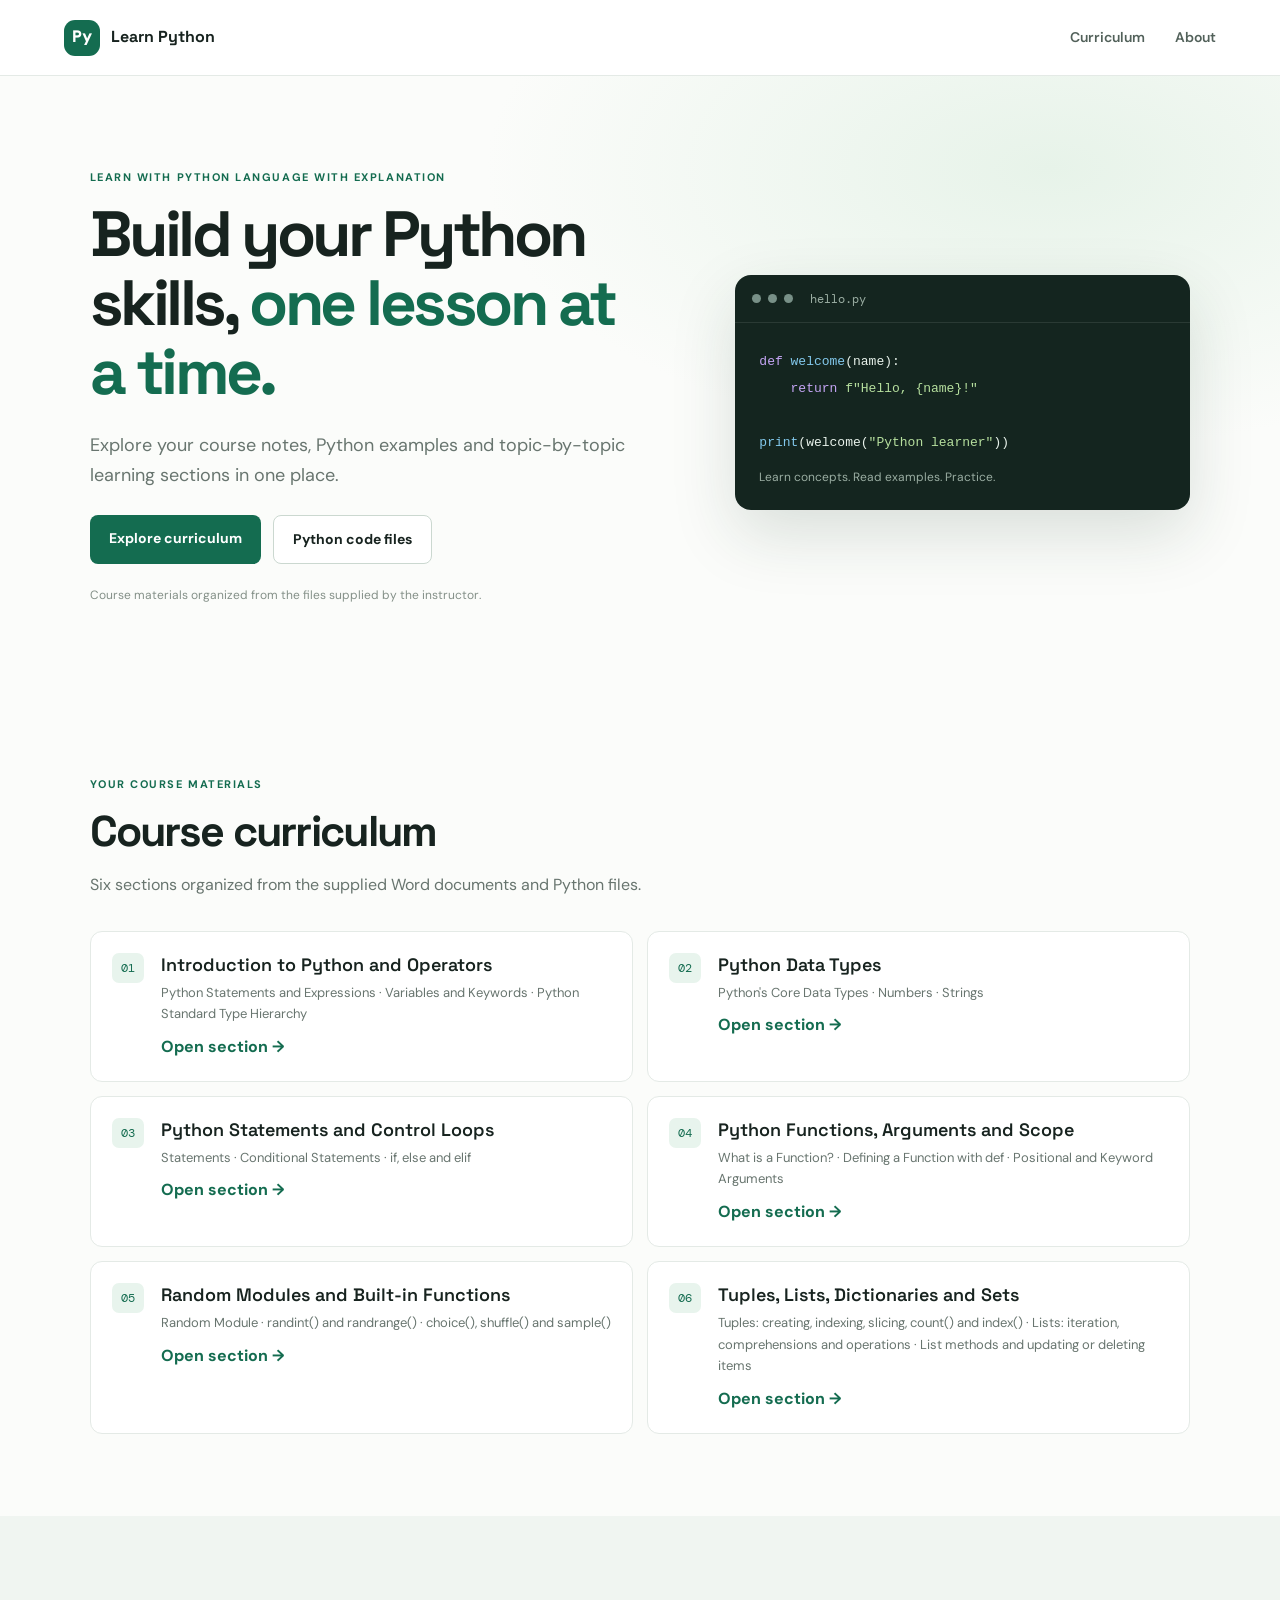
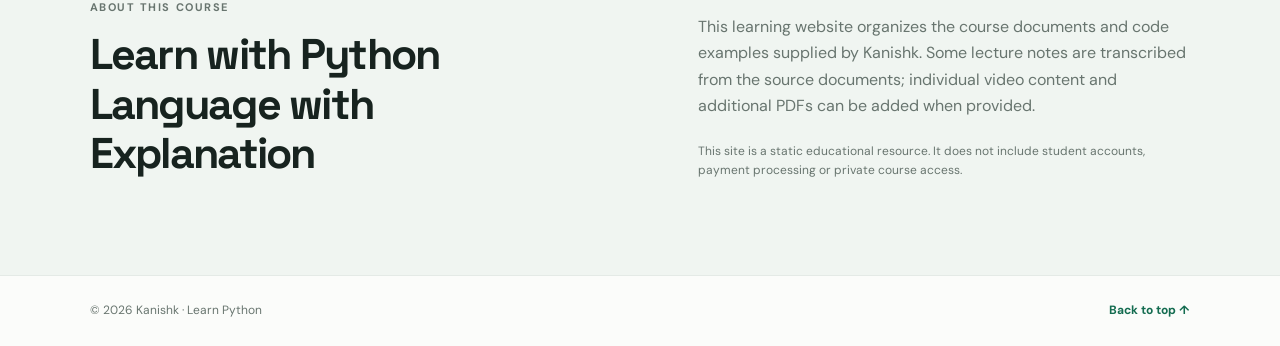
<file: index.html>
<!doctype html><html lang="en"><head><meta charset="utf-8"><meta name="viewport" content="width=device-width,initial-scale=1"><meta name="description" content="Learn Python with explanations and practical code examples."><title>Learn Python | Kanishk</title><link rel="stylesheet" href="assets/style.css"></head><body>
<header class="site-header"><a class="brand" href="index.html"><span class="brand-mark">Py</span><span>Learn Python</span></a><button class="menu-toggle" aria-label="Toggle navigation" aria-expanded="false">☰</button><nav class="nav" id="site-nav"><a href="#curriculum">Curriculum</a><a href="#about">About</a></nav></header>
<main><section class="hero"><div class="hero-copy"><p class="eyebrow">LEARN WITH PYTHON LANGUAGE WITH EXPLANATION</p><h1>Build your Python skills, <span>one lesson at a time.</span></h1><p class="hero-text">Explore your course notes, Python examples and topic-by-topic learning sections in one place.</p><div class="hero-actions"><a class="button primary" href="#curriculum">Explore curriculum</a><a class="button secondary" href="downloads/">Python code files</a></div><p class="small-note">Course materials organized from the files supplied by the instructor.</p></div><div class="code-card"><div class="code-top"><span></span><span></span><span></span><b>hello.py</b></div><pre><code><span class="code-purple">def</span> <span class="code-blue">welcome</span>(name):
    <span class="code-purple">return</span> <span class="code-green">f"Hello, {name}!"</span>

<span class="code-blue">print</span>(welcome(<span class="code-green">"Python learner"</span>))</code></pre><div class="code-caption">Learn concepts. Read examples. Practice.</div></div></section>
<section class="section" id="curriculum"><div class="section-heading"><p class="eyebrow">YOUR COURSE MATERIALS</p><h2>Course curriculum</h2><p>Six sections organized from the supplied Word documents and Python files.</p></div><div class="course-cards"><article class="module-card"><div class="module-num">01</div><div><h3>Introduction to Python and Operators</h3><p>Python Statements and Expressions · Variables and Keywords · Python Standard Type Hierarchy</p><a class="text-link" href="lessons/introduction.html">Open section →</a></div></article><article class="module-card"><div class="module-num">02</div><div><h3>Python Data Types</h3><p>Python&#x27;s Core Data Types · Numbers · Strings</p><a class="text-link" href="lessons/data-types.html">Open section →</a></div></article><article class="module-card"><div class="module-num">03</div><div><h3>Python Statements and Control Loops</h3><p>Statements · Conditional Statements · if, else and elif</p><a class="text-link" href="lessons/control-flow.html">Open section →</a></div></article><article class="module-card"><div class="module-num">04</div><div><h3>Python Functions, Arguments and Scope</h3><p>What is a Function? · Defining a Function with def · Positional and Keyword Arguments</p><a class="text-link" href="lessons/functions.html">Open section →</a></div></article><article class="module-card"><div class="module-num">05</div><div><h3>Random Modules and Built-in Functions</h3><p>Random Module · randint() and randrange() · choice(), shuffle() and sample()</p><a class="text-link" href="lessons/random-builtins.html">Open section →</a></div></article><article class="module-card"><div class="module-num">06</div><div><h3>Tuples, Lists, Dictionaries and Sets</h3><p>Tuples: creating, indexing, slicing, count() and index() · Lists: iteration, comprehensions and operations · List methods and updating or deleting items</p><a class="text-link" href="lessons/collections.html">Open section →</a></div></article></div></section>
<section class="section feature-section" id="about"><div class="about"><div><p class="eyebrow">ABOUT THIS COURSE</p><h2>Learn with Python Language with Explanation</h2></div><div><p>This learning website organizes the course documents and code examples supplied by Kanishk. Some lecture notes are transcribed from the source documents; individual video content and additional PDFs can be added when provided.</p><p class="small-note">This site is a static educational resource. It does not include student accounts, payment processing or private course access.</p></div></div></section></main>
<footer class="footer"><span>© <span id="year"></span> Kanishk · Learn Python</span><a href="#top">Back to top ↑</a></footer><script src="assets/script.js"></script></body></html>
</file>
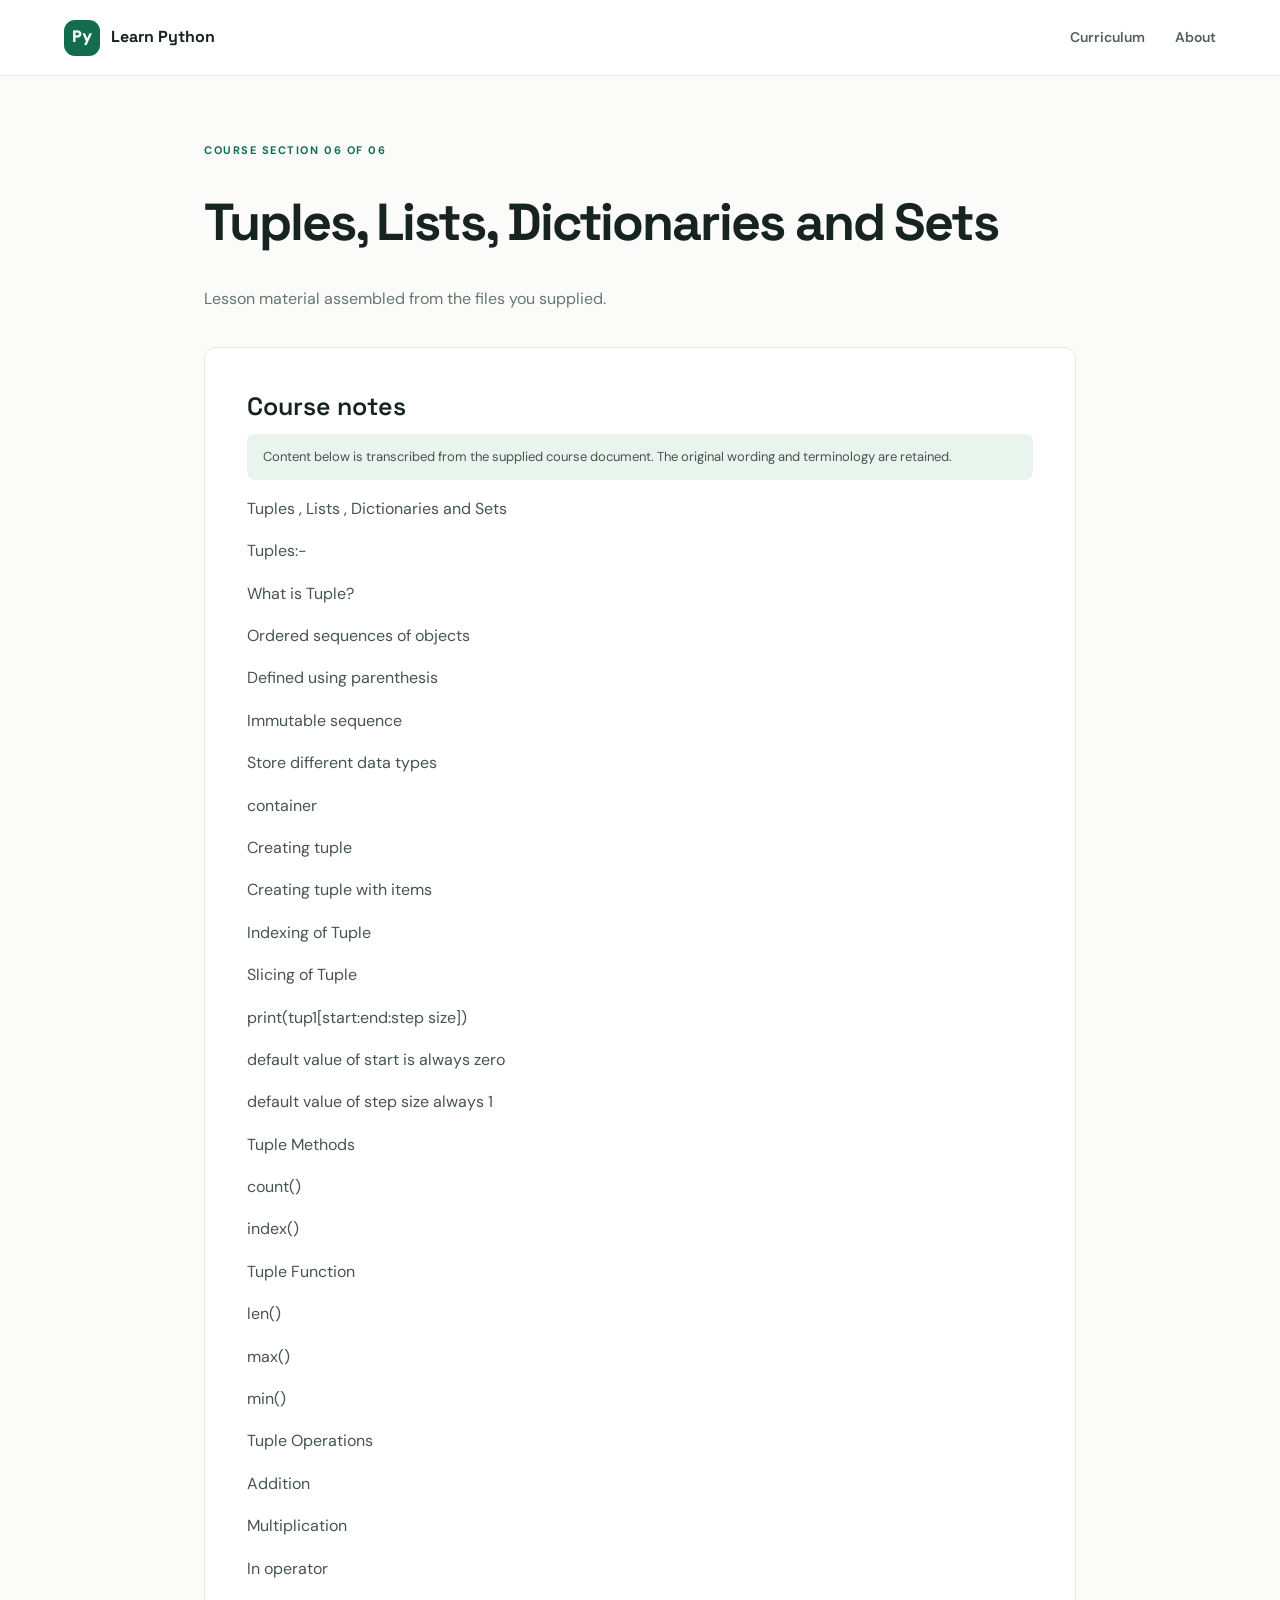
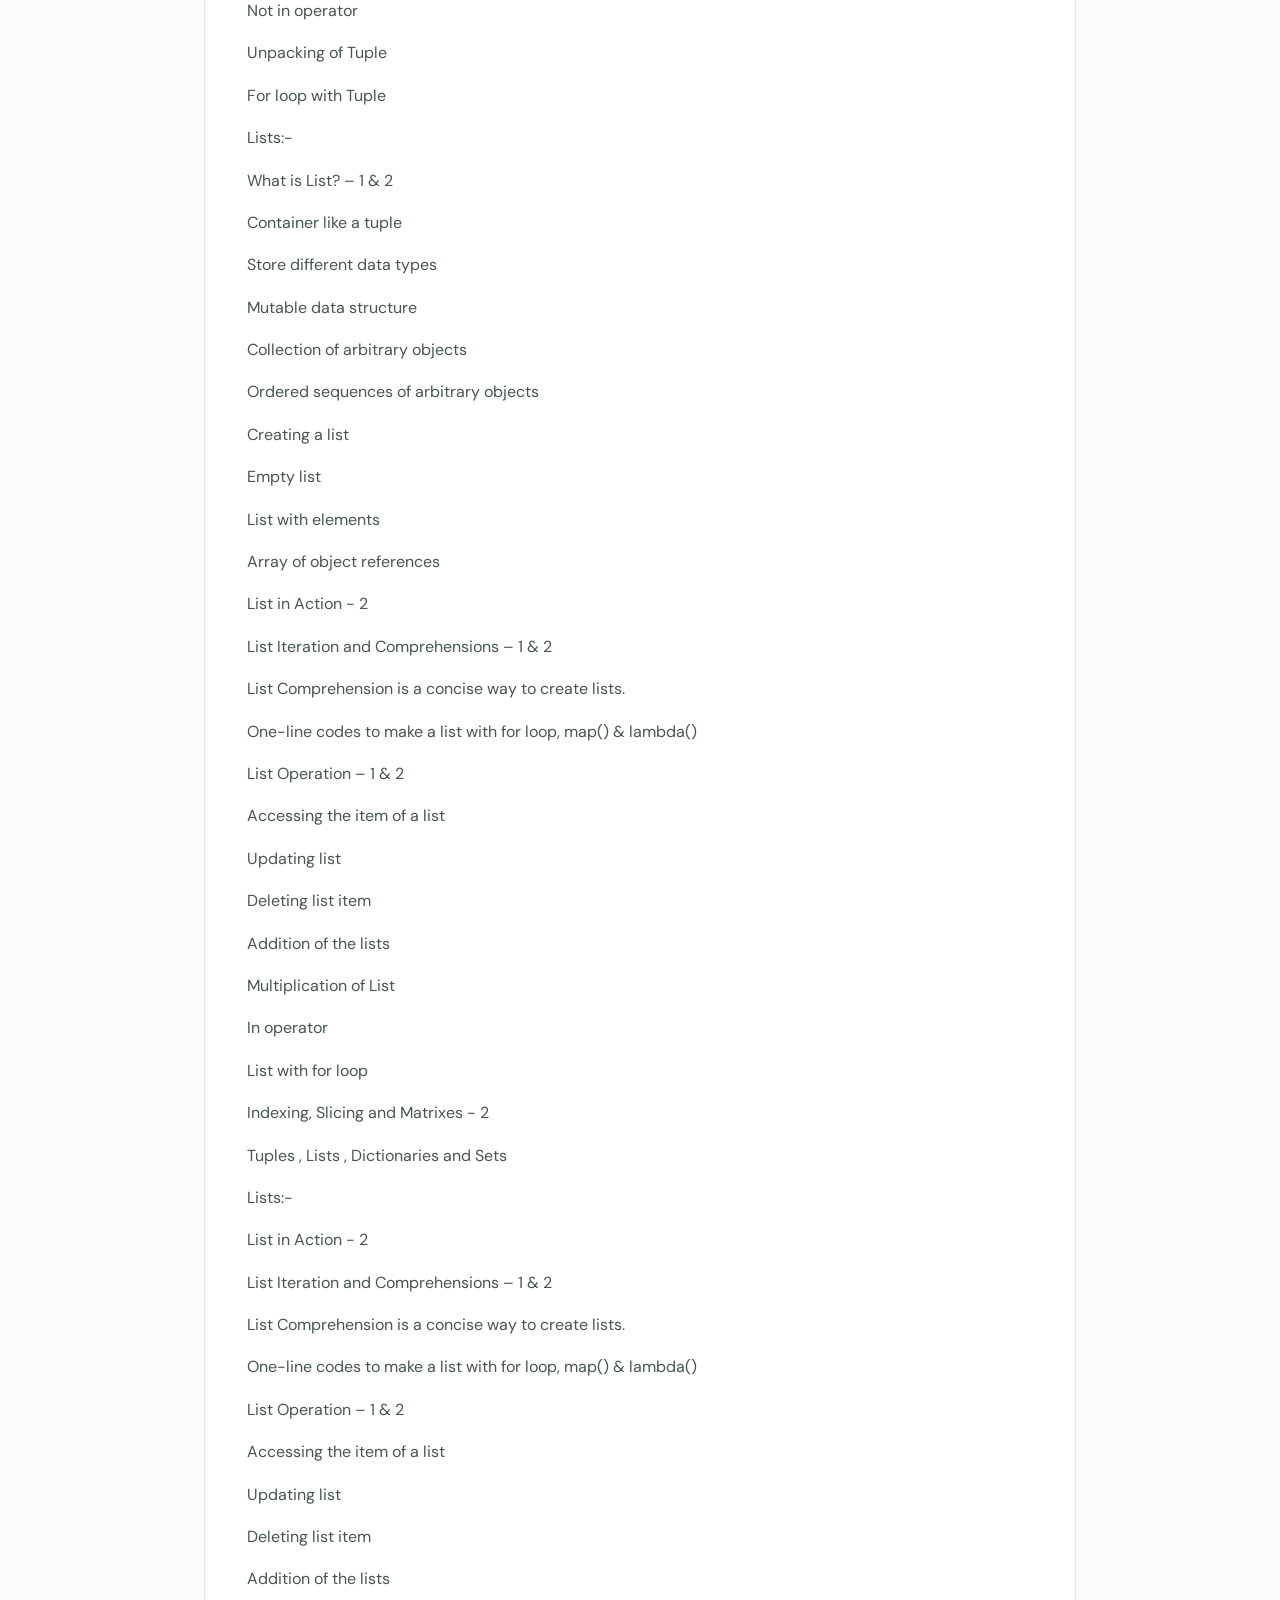
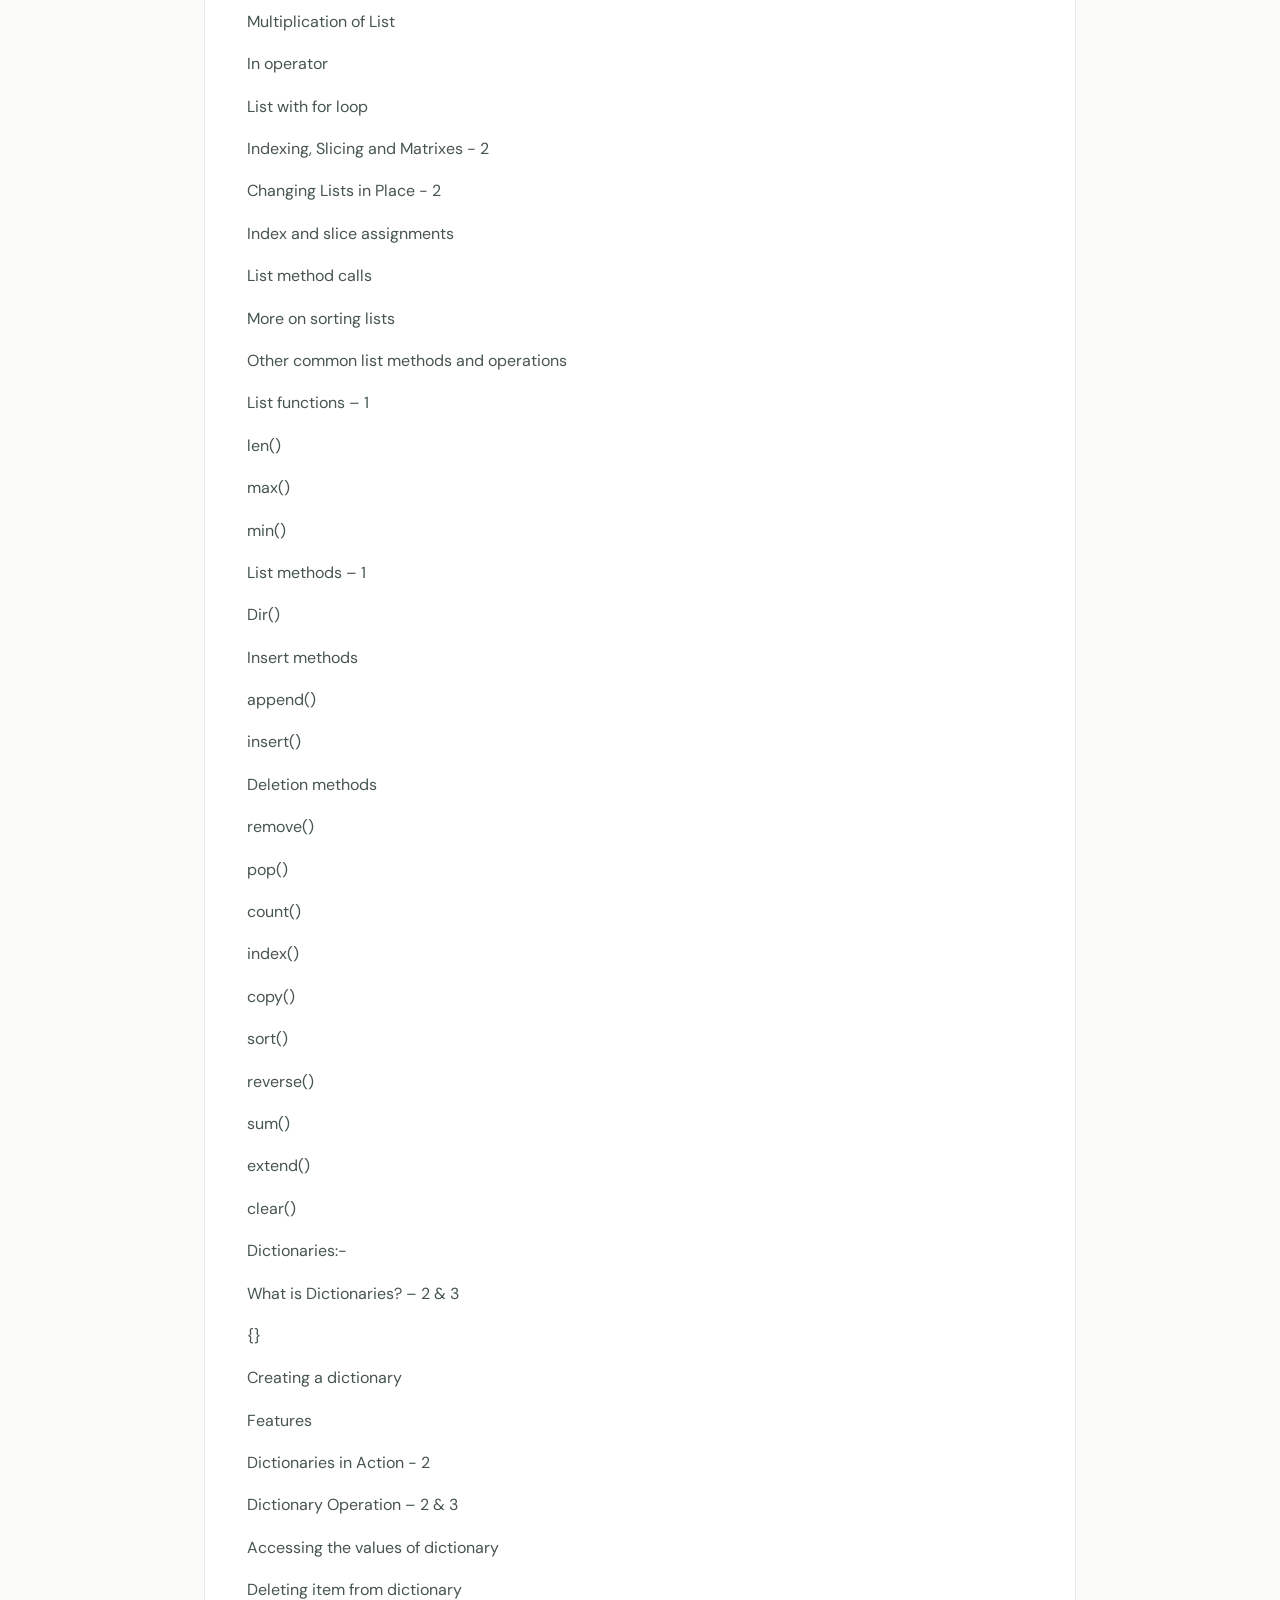
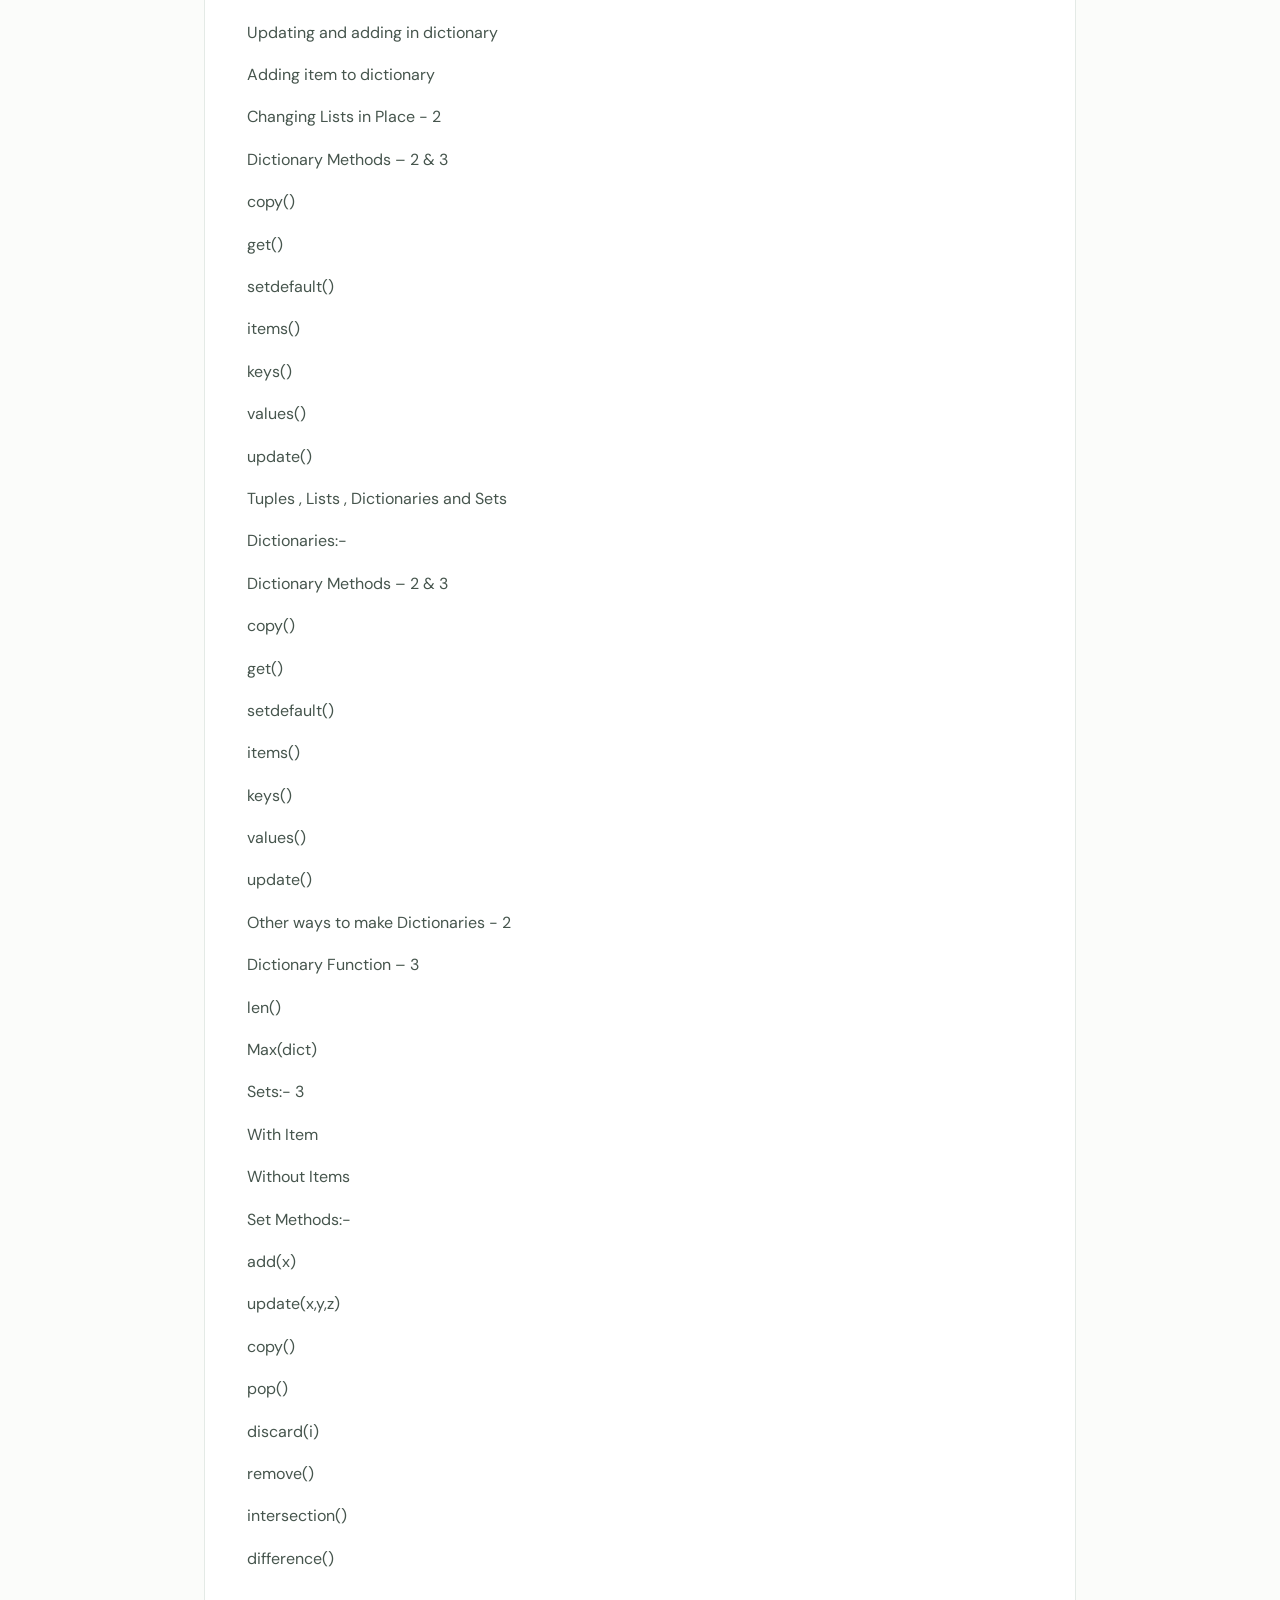
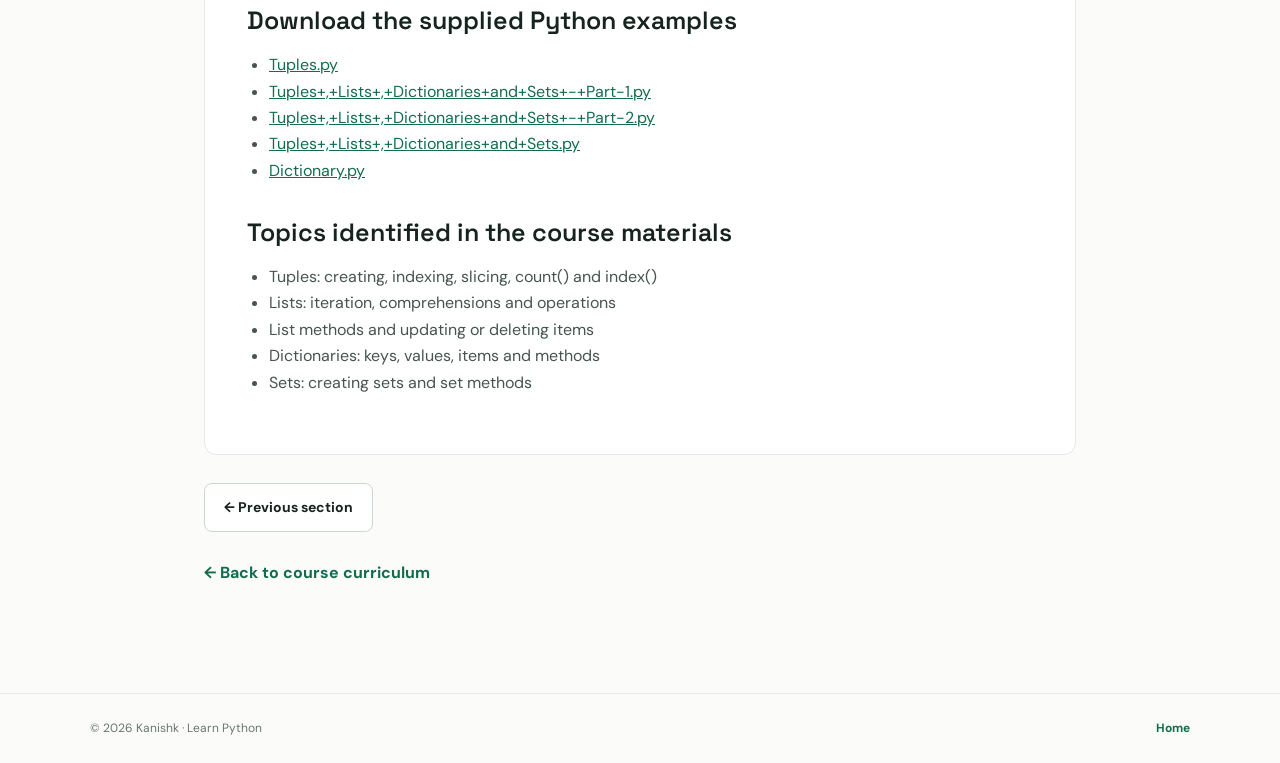
<file: lessons/collections.html>
<!doctype html><html lang="en"><head><meta charset="utf-8"><meta name="viewport" content="width=device-width,initial-scale=1"><title>Tuples, Lists, Dictionaries and Sets | Learn Python</title><link rel="stylesheet" href="../assets/style.css"></head><body>
<header class="site-header"><a class="brand" href="../index.html"><span class="brand-mark">Py</span><span>Learn Python</span></a><nav class="nav"><a href="../index.html#curriculum">Curriculum</a><a href="../index.html#about">About</a></nav></header>
<main class="lesson-wrap"><p class="eyebrow">COURSE SECTION 06 OF 06</p><h1>Tuples, Lists, Dictionaries and Sets</h1><p class="lesson-intro">Lesson material assembled from the files you supplied.</p><div class="lesson-content"><h2>Course notes</h2><div class='source-note'><p>Content below is transcribed from the supplied course document. The original wording and terminology are retained.</p></div><p>Tuples , Lists , Dictionaries and Sets</p><p>Tuples:-</p><p>What is Tuple?</p><p>Ordered sequences of objects</p><p>Defined using parenthesis</p><p>Immutable sequence</p><p>Store different data types</p><p>container</p><p>Creating tuple</p><p>Creating tuple with items</p><p>Indexing of Tuple</p><p>Slicing of Tuple</p><p>print(tup1[start:end:step size])</p><p>default value of start is always zero</p><p>default value of step size always 1</p><p>Tuple Methods</p><p>count()</p><p>index()</p><p>Tuple Function</p><p>len()</p><p>max()</p><p>min()</p><p>Tuple Operations</p><p>Addition</p><p>Multiplication</p><p>In operator</p><p>Not in operator</p><p>Unpacking of Tuple</p><p>For loop with Tuple</p><p>Lists:-</p><p>What is List? – 1 &amp; 2</p><p>Container like a tuple</p><p>Store different data types</p><p>Mutable data structure</p><p>Collection of arbitrary objects</p><p>Ordered sequences of arbitrary objects</p><p>Creating a list</p><p>Empty list</p><p>List with elements</p><p>Array of object references</p><p>List in Action - 2</p><p>List Iteration and Comprehensions – 1 &amp; 2</p><p>List Comprehension is a concise way to create lists.</p><p>One-line codes to make a list with for loop, map() &amp;  lambda()</p><p>List Operation – 1 &amp; 2</p><p>Accessing the item of a list</p><p>Updating list</p><p>Deleting list item</p><p>Addition of the lists</p><p>Multiplication of List</p><p>In operator</p><p>List with for loop</p><p>Indexing, Slicing and Matrixes - 2</p><p>Tuples , Lists , Dictionaries and Sets</p><p>Lists:-</p><p>List in Action - 2</p><p>List Iteration and Comprehensions – 1 &amp; 2</p><p>List Comprehension is a concise way to create lists.</p><p>One-line codes to make a list with for loop, map() &amp;  lambda()</p><p>List Operation – 1 &amp; 2</p><p>Accessing the item of a list</p><p>Updating list</p><p>Deleting list item</p><p>Addition of the lists</p><p>Multiplication of List</p><p>In operator</p><p>List with for loop</p><p>Indexing, Slicing and Matrixes - 2</p><p>Changing Lists in Place - 2</p><p>Index and slice assignments</p><p>List method calls</p><p>More on sorting lists</p><p>Other common list methods and operations</p><p>List functions – 1</p><p>len()</p><p>max()</p><p>min()</p><p>List methods – 1</p><p>Dir()</p><p>Insert methods</p><p>append()</p><p>insert()</p><p>Deletion methods</p><p>remove()</p><p>pop()</p><p>count()</p><p>index()</p><p>copy()</p><p>sort()</p><p>reverse()</p><p>sum()</p><p>extend()</p><p>clear()</p><p>Dictionaries:-</p><p>What is Dictionaries? – 2 &amp; 3</p><p>{}</p><p>Creating a dictionary</p><p>Features</p><p>Dictionaries in Action - 2</p><p>Dictionary Operation – 2 &amp; 3</p><p>Accessing the values of dictionary</p><p>Deleting item from dictionary</p><p>Updating and adding in dictionary</p><p>Adding item to dictionary</p><p>Changing Lists in Place - 2</p><p>Dictionary Methods – 2 &amp; 3</p><p>copy()</p><p>get()</p><p>setdefault()</p><p>items()</p><p>keys()</p><p>values()</p><p>update()</p><p>Tuples , Lists , Dictionaries and Sets</p><p>Dictionaries:-</p><p>Dictionary Methods – 2 &amp; 3</p><p>copy()</p><p>get()</p><p>setdefault()</p><p>items()</p><p>keys()</p><p>values()</p><p>update()</p><p>Other ways to make Dictionaries - 2</p><p>Dictionary Function – 3</p><p>len()</p><p>Max(dict)</p><p>Sets:- 3</p><p>With Item</p><p>Without Items</p><p>Set Methods:-</p><p>add(x)</p><p>update(x,y,z)</p><p>copy()</p><p>pop()</p><p>discard(i)</p><p>remove()</p><p>intersection()</p><p>difference()</p><h2>Download the supplied Python examples</h2><ul><li><a href="../course-materials/Tuples.py" download>Tuples.py</a></li><li><a href="../course-materials/Tuples+,+Lists+,+Dictionaries+and+Sets+-+Part-1.py" download>Tuples+,+Lists+,+Dictionaries+and+Sets+-+Part-1.py</a></li><li><a href="../course-materials/Tuples+,+Lists+,+Dictionaries+and+Sets+-+Part-2.py" download>Tuples+,+Lists+,+Dictionaries+and+Sets+-+Part-2.py</a></li><li><a href="../course-materials/Tuples+,+Lists+,+Dictionaries+and+Sets.py" download>Tuples+,+Lists+,+Dictionaries+and+Sets.py</a></li><li><a href="../course-materials/Dictionary.py" download>Dictionary.py</a></li></ul><h2>Topics identified in the course materials</h2><ul><li>Tuples: creating, indexing, slicing, count() and index()</li><li>Lists: iteration, comprehensions and operations</li><li>List methods and updating or deleting items</li><li>Dictionaries: keys, values, items and methods</li><li>Sets: creating sets and set methods</li></ul></div><div class="lesson-pager"><a class="button secondary" href="random-builtins.html">← Previous section</a></div><p><a class="text-link" href="../index.html#curriculum">← Back to course curriculum</a></p></main>
<footer class="footer"><span>© <span id="year"></span> Kanishk · Learn Python</span><a href="../index.html">Home</a></footer><script>document.getElementById('year').textContent=new Date().getFullYear();</script></body></html>
</file>
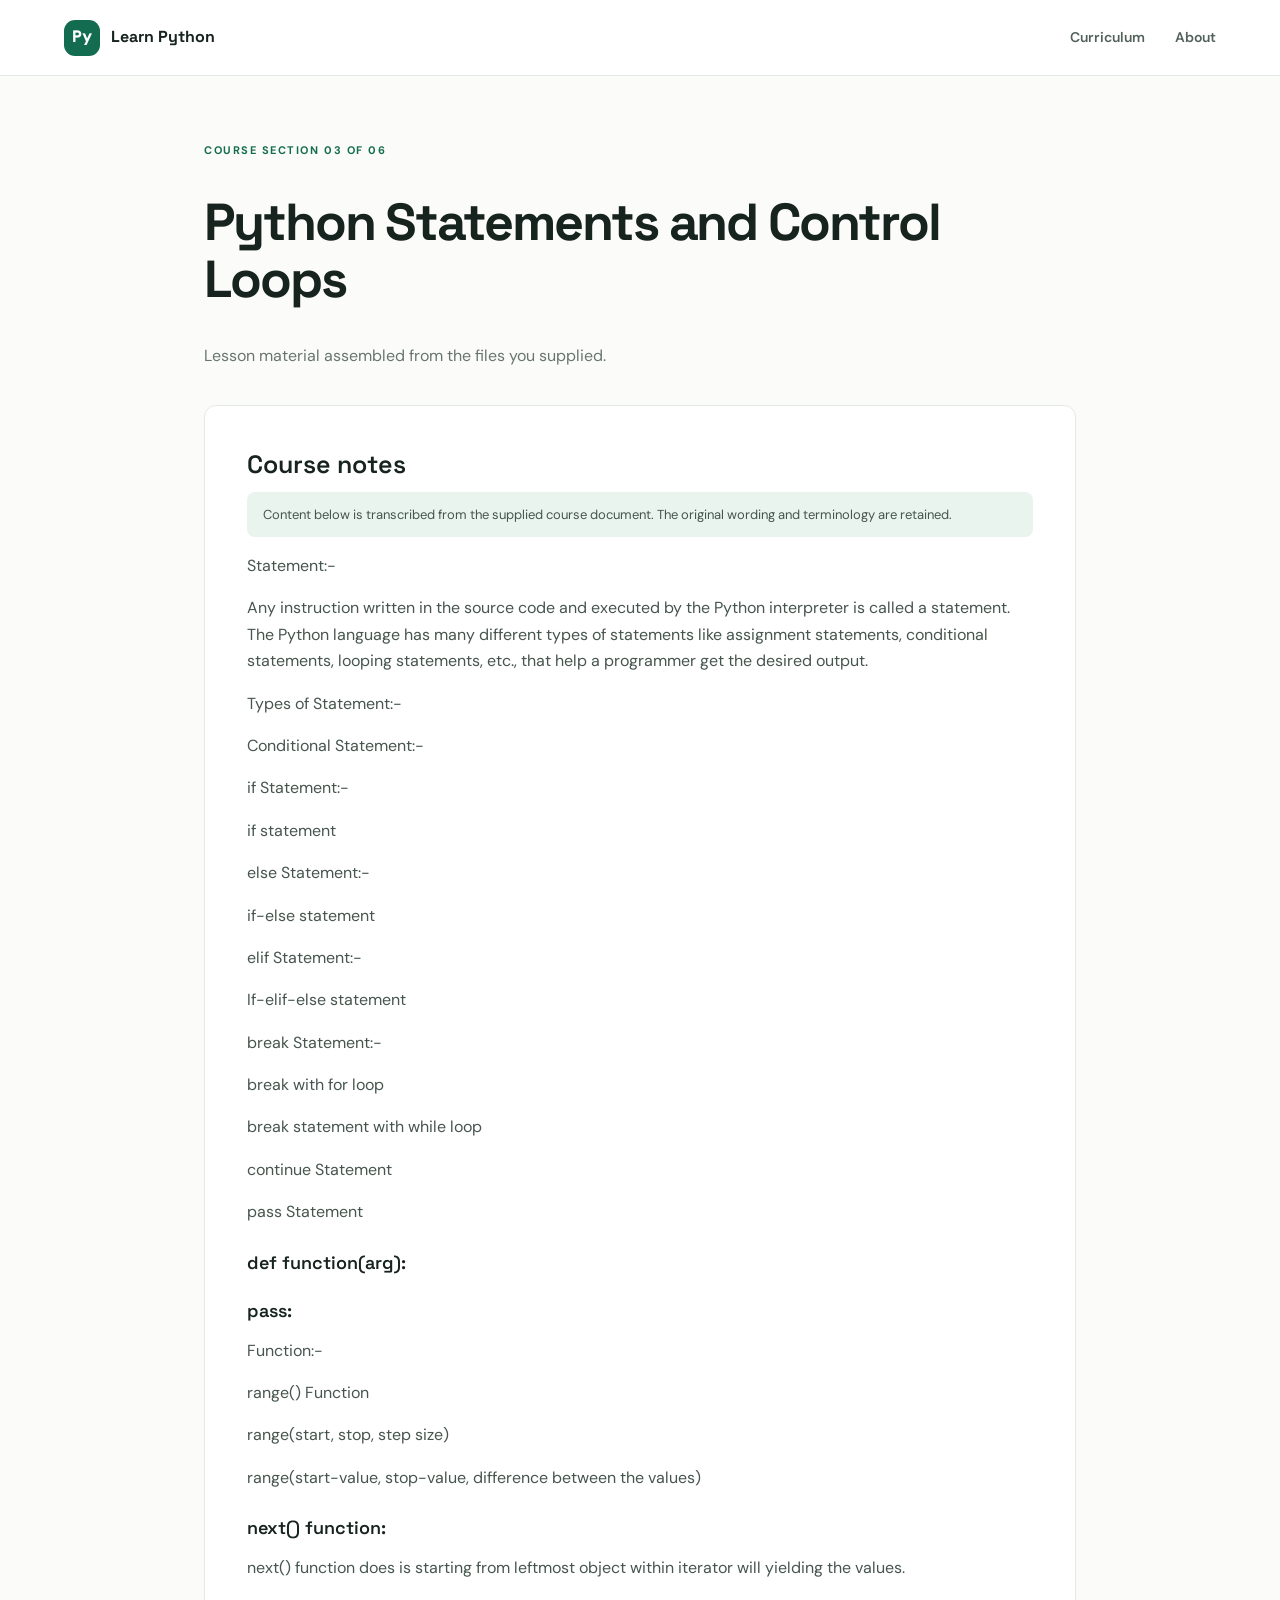
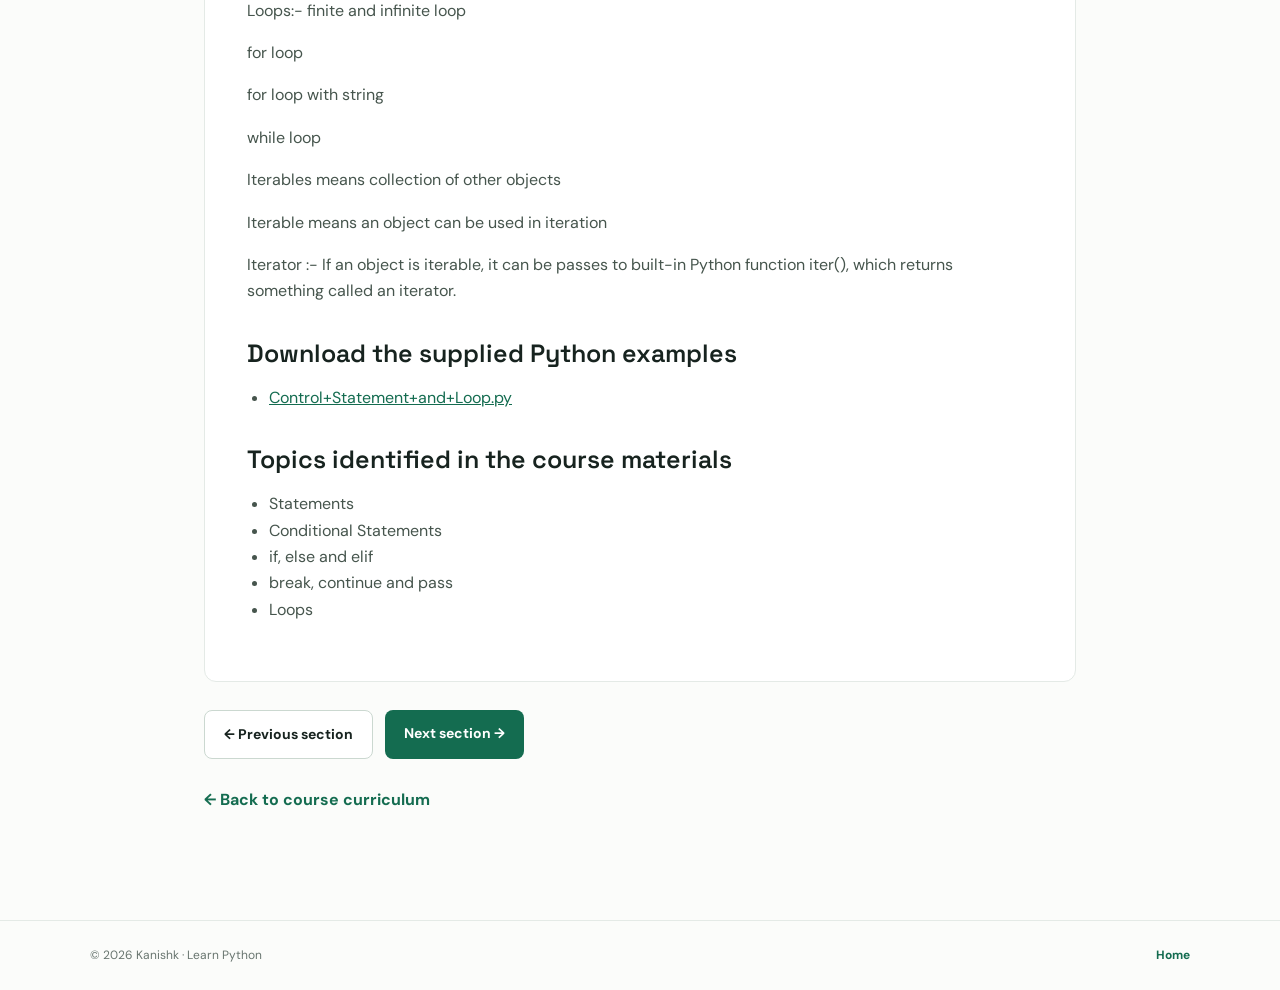
<file: lessons/control-flow.html>
<!doctype html><html lang="en"><head><meta charset="utf-8"><meta name="viewport" content="width=device-width,initial-scale=1"><title>Python Statements and Control Loops | Learn Python</title><link rel="stylesheet" href="../assets/style.css"></head><body>
<header class="site-header"><a class="brand" href="../index.html"><span class="brand-mark">Py</span><span>Learn Python</span></a><nav class="nav"><a href="../index.html#curriculum">Curriculum</a><a href="../index.html#about">About</a></nav></header>
<main class="lesson-wrap"><p class="eyebrow">COURSE SECTION 03 OF 06</p><h1>Python Statements and Control Loops</h1><p class="lesson-intro">Lesson material assembled from the files you supplied.</p><div class="lesson-content"><h2>Course notes</h2><div class='source-note'><p>Content below is transcribed from the supplied course document. The original wording and terminology are retained.</p></div><p>Statement:-</p><p>Any instruction written in the source code and executed by the Python interpreter is called a statement. The Python language has many different types of statements like assignment statements, conditional statements, looping statements, etc., that help a programmer get the desired output.</p><p>Types of Statement:-</p><p>Conditional Statement:-</p><p>if Statement:-</p><p>if statement</p><p>else Statement:-</p><p>if-else statement</p><p>elif Statement:-</p><p>If-elif-else statement</p><p>break Statement:-</p><p>break with for loop</p><p>break statement with while loop</p><p>continue Statement</p><p>pass Statement</p><h3>def function(arg):</h3><h3>pass:</h3><p>Function:-</p><p>range() Function</p><p>range(start, stop, step size)</p><p>range(start-value, stop-value, difference between the values)</p><h3>next() function:</h3><p>next() function does is starting from leftmost object within iterator will yielding the values.</p><p>Loops:- finite and infinite loop</p><p>for loop</p><p>for loop with string</p><p>while loop</p><p>Iterables means collection of other objects</p><p>Iterable means an object can be used in iteration</p><p>Iterator :- If an object is iterable, it can be passes to built-in Python function iter(), which returns something called an iterator.</p><h2>Download the supplied Python examples</h2><ul><li><a href="../course-materials/Control+Statement+and+Loop.py" download>Control+Statement+and+Loop.py</a></li></ul><h2>Topics identified in the course materials</h2><ul><li>Statements</li><li>Conditional Statements</li><li>if, else and elif</li><li>break, continue and pass</li><li>Loops</li></ul></div><div class="lesson-pager"><a class="button secondary" href="data-types.html">← Previous section</a><a class="button primary" href="functions.html">Next section →</a></div><p><a class="text-link" href="../index.html#curriculum">← Back to course curriculum</a></p></main>
<footer class="footer"><span>© <span id="year"></span> Kanishk · Learn Python</span><a href="../index.html">Home</a></footer><script>document.getElementById('year').textContent=new Date().getFullYear();</script></body></html>
</file>
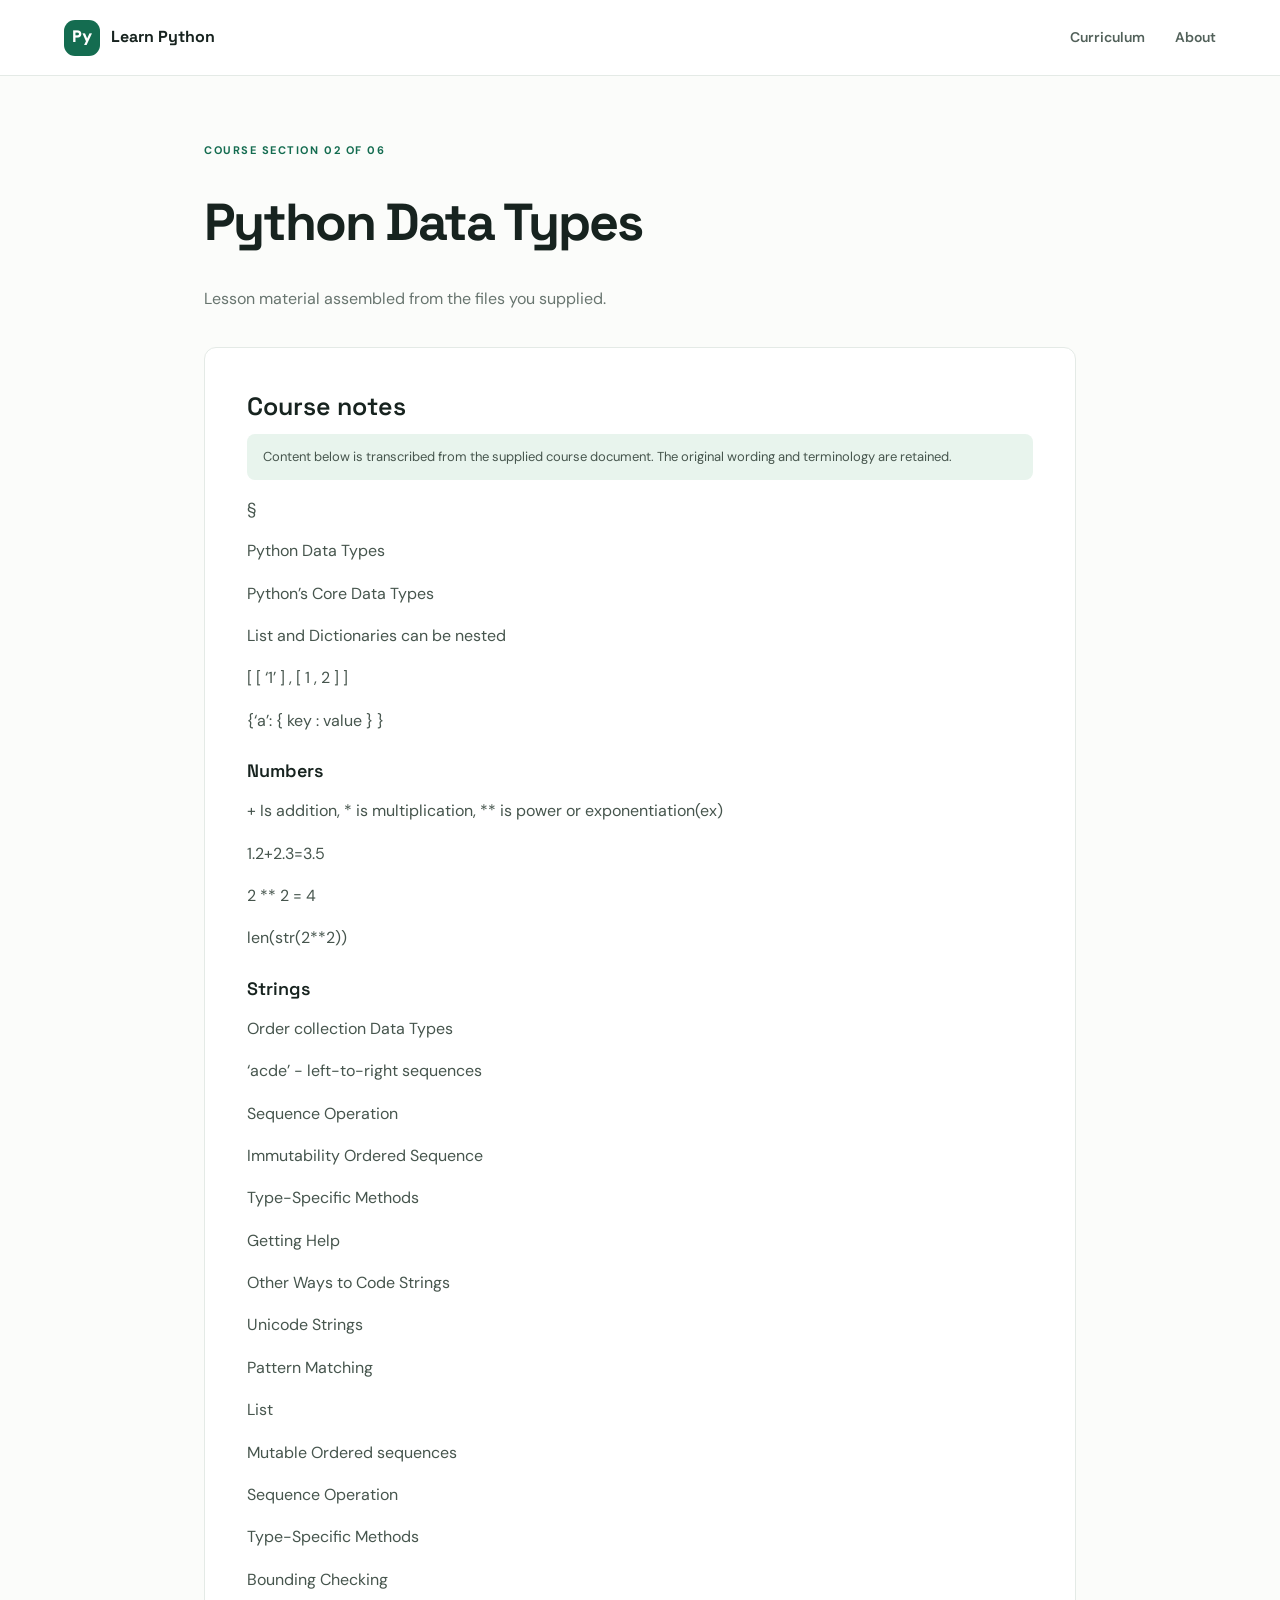
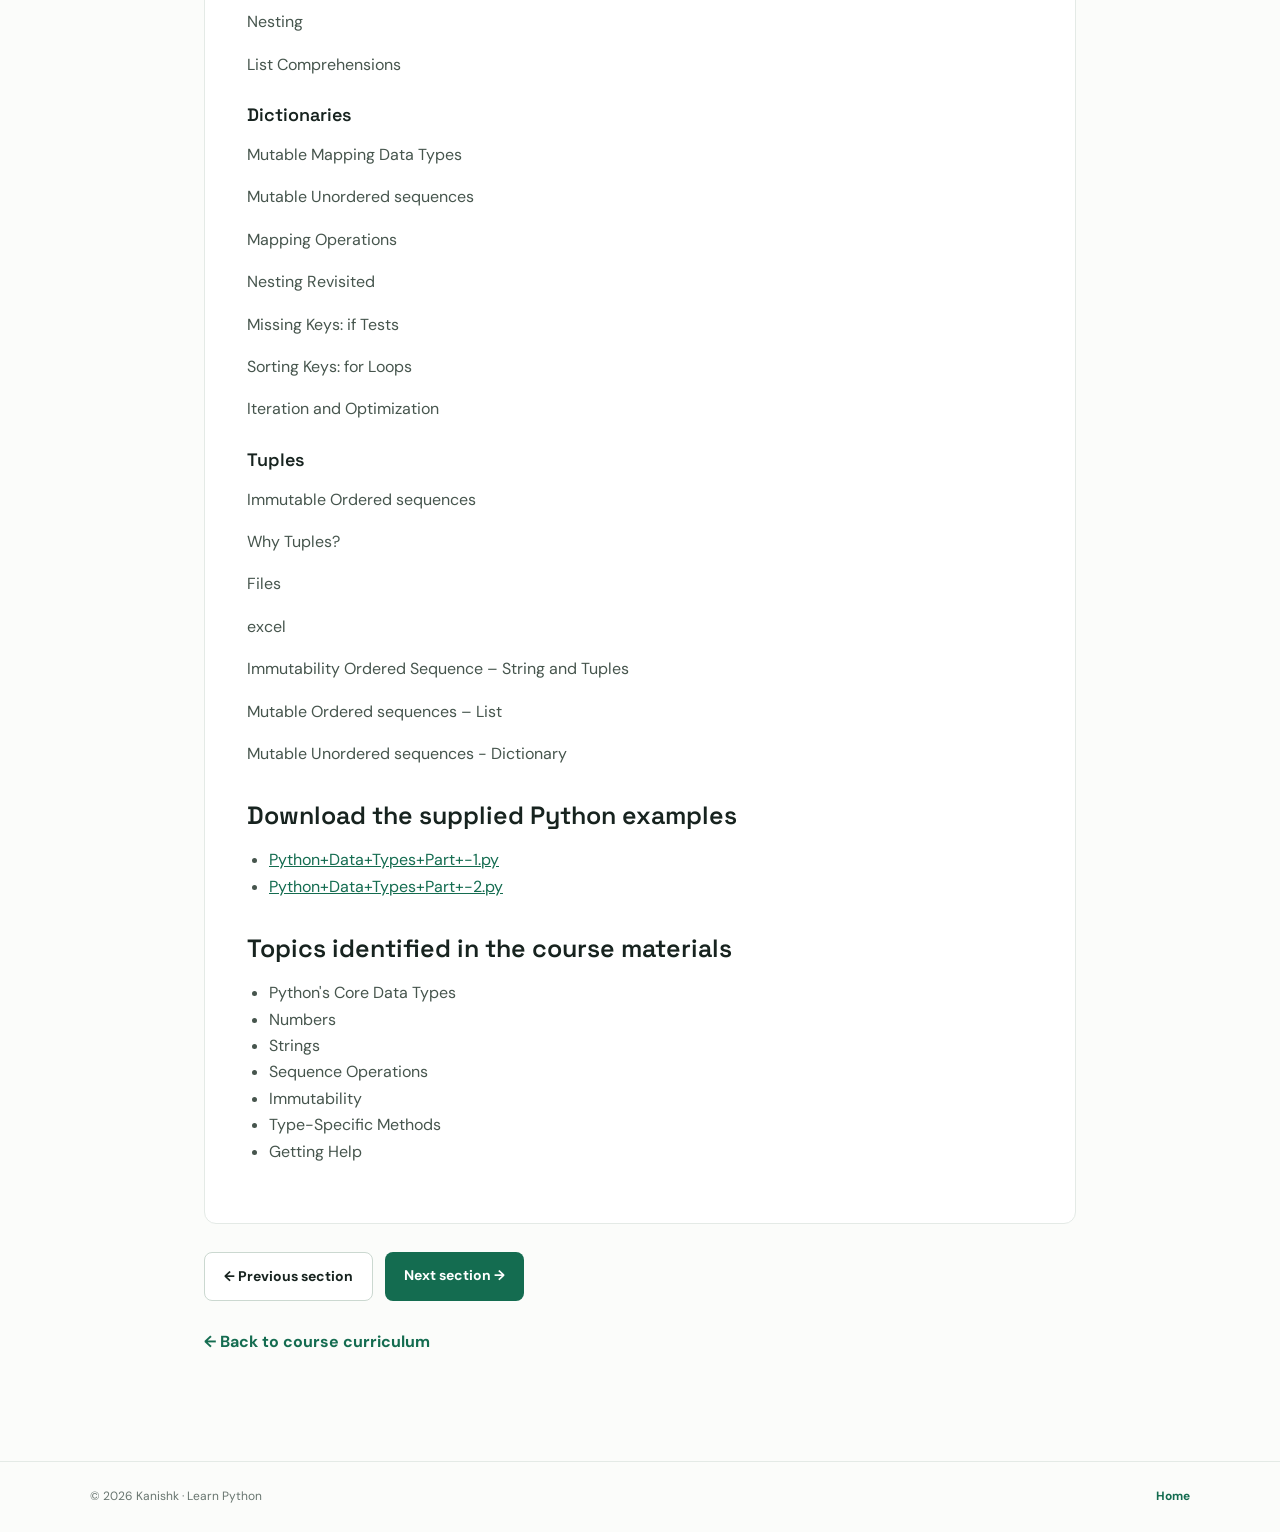
<file: lessons/data-types.html>
<!doctype html><html lang="en"><head><meta charset="utf-8"><meta name="viewport" content="width=device-width,initial-scale=1"><title>Python Data Types | Learn Python</title><link rel="stylesheet" href="../assets/style.css"></head><body>
<header class="site-header"><a class="brand" href="../index.html"><span class="brand-mark">Py</span><span>Learn Python</span></a><nav class="nav"><a href="../index.html#curriculum">Curriculum</a><a href="../index.html#about">About</a></nav></header>
<main class="lesson-wrap"><p class="eyebrow">COURSE SECTION 02 OF 06</p><h1>Python Data Types</h1><p class="lesson-intro">Lesson material assembled from the files you supplied.</p><div class="lesson-content"><h2>Course notes</h2><div class='source-note'><p>Content below is transcribed from the supplied course document. The original wording and terminology are retained.</p></div><p>§</p><p>Python Data Types</p><p>Python’s Core Data Types</p><p>List and Dictionaries can be nested</p><p>[ [ ‘1’ ] , [ 1 , 2 ] ]</p><p>{‘a’: { key : value } }</p><h3>Numbers</h3><p>+ Is addition, * is multiplication, ** is power or exponentiation(ex)</p><p>1.2+2.3=3.5</p><p>2 ** 2 = 4</p><p>len(str(2**2))</p><h3>Strings</h3><p>Order collection Data Types</p><p>‘acde’  - left-to-right sequences</p><p>Sequence Operation</p><p>Immutability Ordered Sequence</p><p>Type-Specific Methods</p><p>Getting Help</p><p>Other Ways to Code Strings</p><p>Unicode Strings</p><p>Pattern Matching</p><p>List</p><p>Mutable Ordered sequences</p><p>Sequence Operation</p><p>Type-Specific Methods</p><p>Bounding Checking</p><p>Nesting</p><p>List Comprehensions</p><h3>Dictionaries</h3><p>Mutable Mapping Data Types</p><p>Mutable Unordered sequences</p><p>Mapping Operations</p><p>Nesting Revisited</p><p>Missing Keys: if Tests</p><p>Sorting Keys: for Loops</p><p>Iteration and Optimization</p><h3>Tuples</h3><p>Immutable Ordered sequences</p><p>Why Tuples?</p><p>Files</p><p>excel</p><p>Immutability Ordered Sequence – String and Tuples</p><p>Mutable Ordered sequences – List</p><p>Mutable Unordered sequences - Dictionary</p><h2>Download the supplied Python examples</h2><ul><li><a href="../course-materials/Python+Data+Types+Part+-1.py" download>Python+Data+Types+Part+-1.py</a></li><li><a href="../course-materials/Python+Data+Types+Part+-2.py" download>Python+Data+Types+Part+-2.py</a></li></ul><h2>Topics identified in the course materials</h2><ul><li>Python&#x27;s Core Data Types</li><li>Numbers</li><li>Strings</li><li>Sequence Operations</li><li>Immutability</li><li>Type-Specific Methods</li><li>Getting Help</li></ul></div><div class="lesson-pager"><a class="button secondary" href="introduction.html">← Previous section</a><a class="button primary" href="control-flow.html">Next section →</a></div><p><a class="text-link" href="../index.html#curriculum">← Back to course curriculum</a></p></main>
<footer class="footer"><span>© <span id="year"></span> Kanishk · Learn Python</span><a href="../index.html">Home</a></footer><script>document.getElementById('year').textContent=new Date().getFullYear();</script></body></html>
</file>
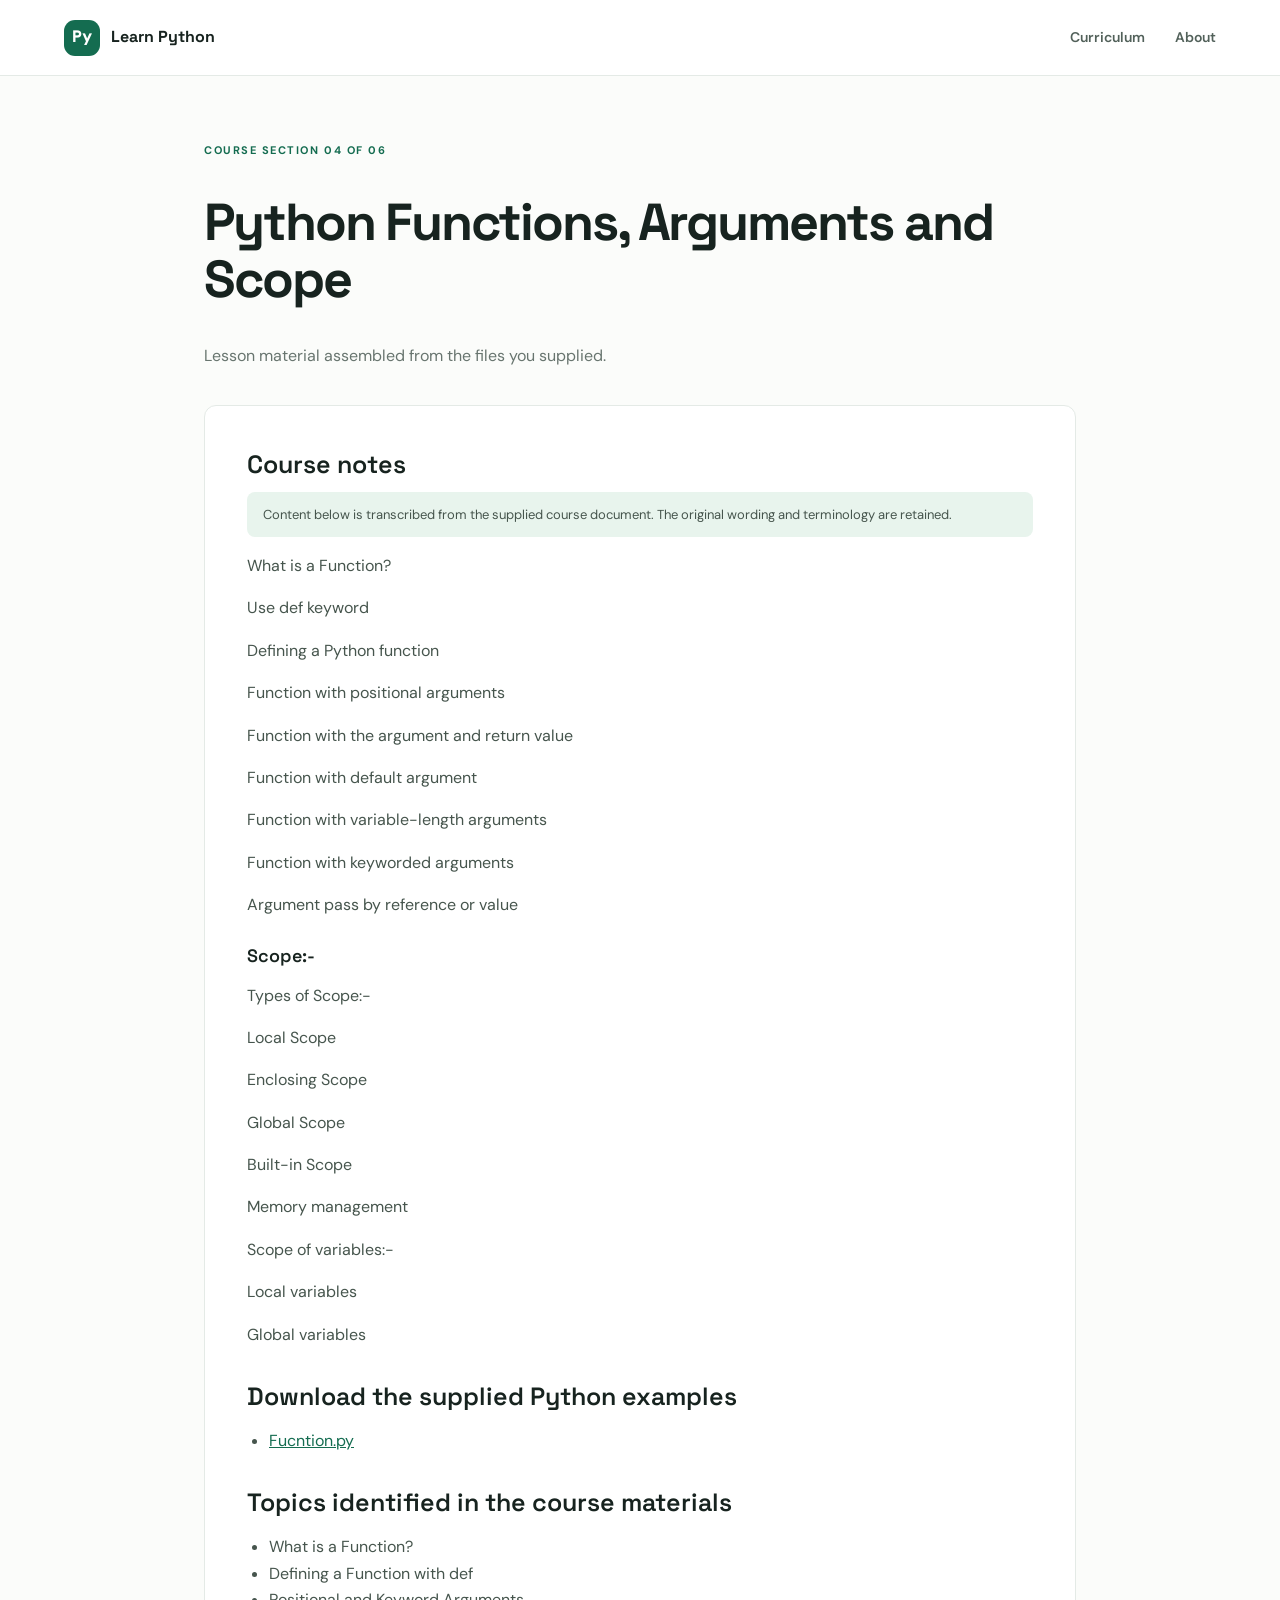
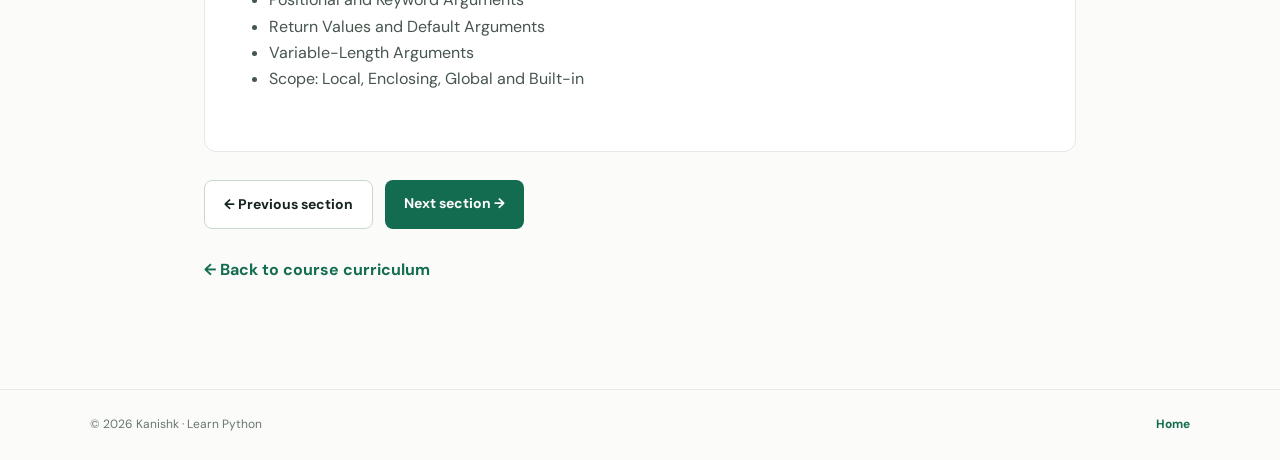
<file: lessons/functions.html>
<!doctype html><html lang="en"><head><meta charset="utf-8"><meta name="viewport" content="width=device-width,initial-scale=1"><title>Python Functions, Arguments and Scope | Learn Python</title><link rel="stylesheet" href="../assets/style.css"></head><body>
<header class="site-header"><a class="brand" href="../index.html"><span class="brand-mark">Py</span><span>Learn Python</span></a><nav class="nav"><a href="../index.html#curriculum">Curriculum</a><a href="../index.html#about">About</a></nav></header>
<main class="lesson-wrap"><p class="eyebrow">COURSE SECTION 04 OF 06</p><h1>Python Functions, Arguments and Scope</h1><p class="lesson-intro">Lesson material assembled from the files you supplied.</p><div class="lesson-content"><h2>Course notes</h2><div class='source-note'><p>Content below is transcribed from the supplied course document. The original wording and terminology are retained.</p></div><p>What is a Function?</p><p>Use def keyword</p><p>Defining a Python function</p><p>Function with positional arguments</p><p>Function with the argument and return value</p><p>Function with default argument</p><p>Function with variable-length arguments</p><p>Function with keyworded arguments</p><p>Argument pass by reference or value</p><h3>Scope:-</h3><p>Types of Scope:-</p><p>Local Scope</p><p>Enclosing Scope</p><p>Global Scope</p><p>Built-in Scope</p><p>Memory management</p><p>Scope of variables:-</p><p>Local variables</p><p>Global variables</p><h2>Download the supplied Python examples</h2><ul><li><a href="../course-materials/Fucntion.py" download>Fucntion.py</a></li></ul><h2>Topics identified in the course materials</h2><ul><li>What is a Function?</li><li>Defining a Function with def</li><li>Positional and Keyword Arguments</li><li>Return Values and Default Arguments</li><li>Variable-Length Arguments</li><li>Scope: Local, Enclosing, Global and Built-in</li></ul></div><div class="lesson-pager"><a class="button secondary" href="control-flow.html">← Previous section</a><a class="button primary" href="random-builtins.html">Next section →</a></div><p><a class="text-link" href="../index.html#curriculum">← Back to course curriculum</a></p></main>
<footer class="footer"><span>© <span id="year"></span> Kanishk · Learn Python</span><a href="../index.html">Home</a></footer><script>document.getElementById('year').textContent=new Date().getFullYear();</script></body></html>
</file>
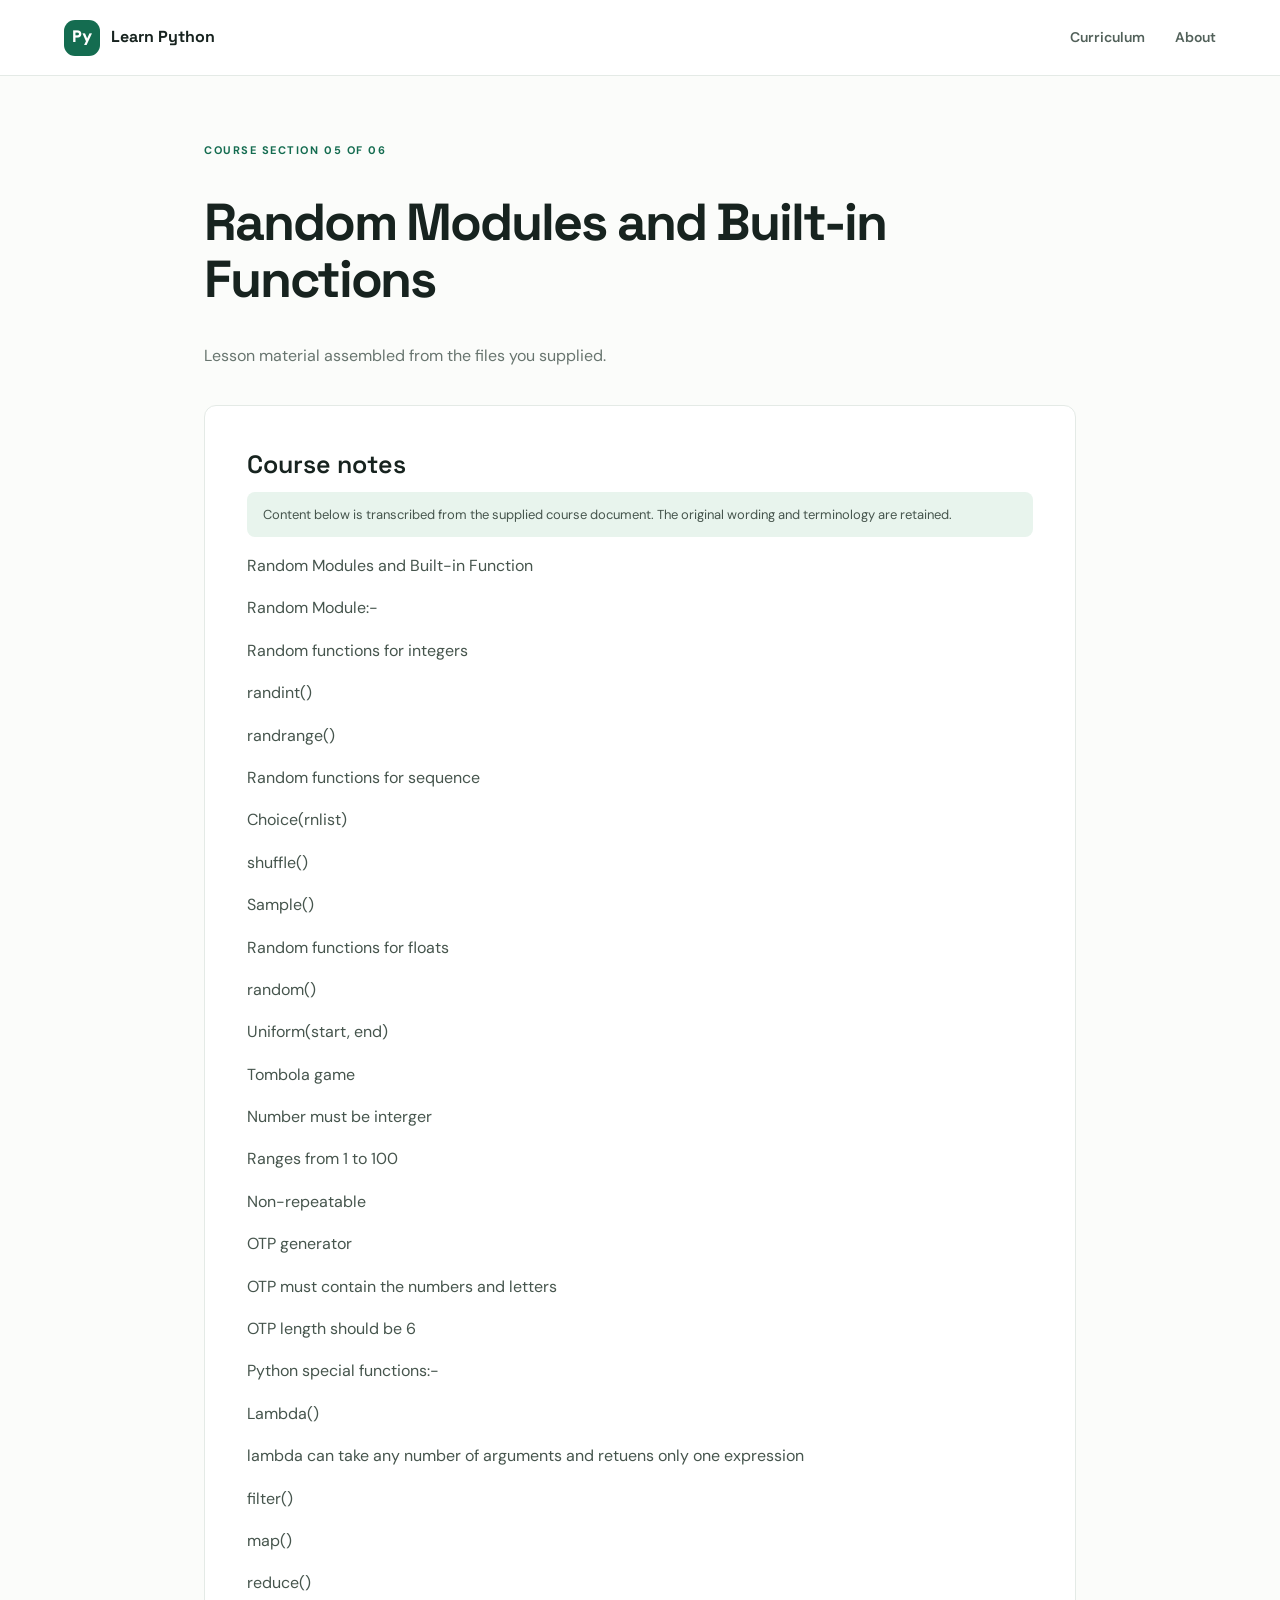
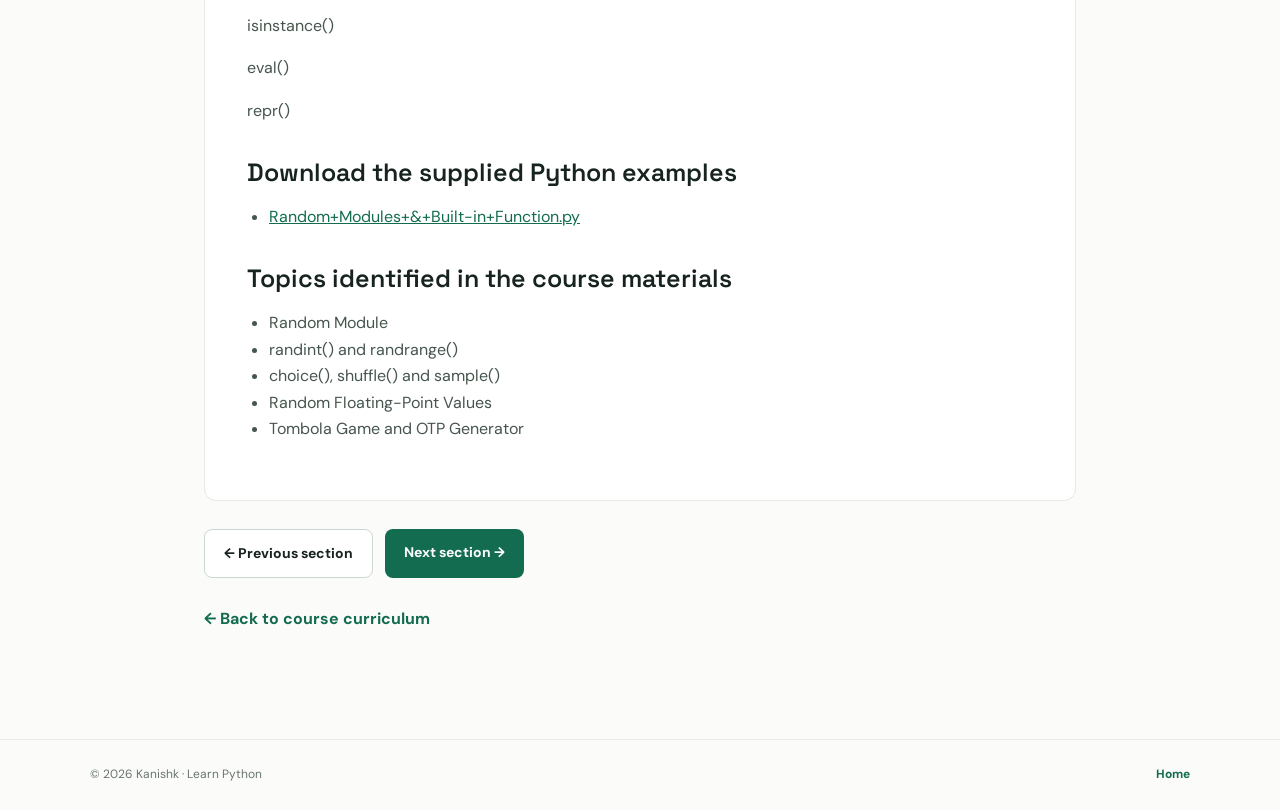
<file: lessons/random-builtins.html>
<!doctype html><html lang="en"><head><meta charset="utf-8"><meta name="viewport" content="width=device-width,initial-scale=1"><title>Random Modules and Built-in Functions | Learn Python</title><link rel="stylesheet" href="../assets/style.css"></head><body>
<header class="site-header"><a class="brand" href="../index.html"><span class="brand-mark">Py</span><span>Learn Python</span></a><nav class="nav"><a href="../index.html#curriculum">Curriculum</a><a href="../index.html#about">About</a></nav></header>
<main class="lesson-wrap"><p class="eyebrow">COURSE SECTION 05 OF 06</p><h1>Random Modules and Built-in Functions</h1><p class="lesson-intro">Lesson material assembled from the files you supplied.</p><div class="lesson-content"><h2>Course notes</h2><div class='source-note'><p>Content below is transcribed from the supplied course document. The original wording and terminology are retained.</p></div><p>Random Modules and Built-in Function</p><p>Random Module:-</p><p>Random functions for integers</p><p>randint()</p><p>randrange()</p><p>Random functions for sequence</p><p>Choice(rnlist)</p><p>shuffle()</p><p>Sample()</p><p>Random functions for floats</p><p>random()</p><p>Uniform(start, end)</p><p>Tombola game</p><p>Number must be interger</p><p>Ranges from 1 to 100</p><p>Non-repeatable</p><p>OTP generator</p><p>OTP must contain the numbers and letters</p><p>OTP length should be 6</p><p>Python special functions:-</p><p>Lambda()</p><p>lambda can take any number of arguments and retuens only one expression</p><p>filter()</p><p>map()</p><p>reduce()</p><p>isinstance()</p><p>eval()</p><p>repr()</p><h2>Download the supplied Python examples</h2><ul><li><a href="../course-materials/Random+Modules+&amp;+Built-in+Function.py" download>Random+Modules+&amp;+Built-in+Function.py</a></li></ul><h2>Topics identified in the course materials</h2><ul><li>Random Module</li><li>randint() and randrange()</li><li>choice(), shuffle() and sample()</li><li>Random Floating-Point Values</li><li>Tombola Game and OTP Generator</li></ul></div><div class="lesson-pager"><a class="button secondary" href="functions.html">← Previous section</a><a class="button primary" href="collections.html">Next section →</a></div><p><a class="text-link" href="../index.html#curriculum">← Back to course curriculum</a></p></main>
<footer class="footer"><span>© <span id="year"></span> Kanishk · Learn Python</span><a href="../index.html">Home</a></footer><script>document.getElementById('year').textContent=new Date().getFullYear();</script></body></html>
</file>
<file: assets/style.css>
@import url('https://fonts.googleapis.com/css2?family=DM+Mono:wght@400;500&family=DM+Sans:wght@400;500;600;700&family=Space+Grotesk:wght@500;600;700&display=swap');
:root{--ink:#17231f;--muted:#68756f;--green:#146c50;--mint:#e8f4ed;--line:#e4eae6;--paper:#fbfcfa;--white:#fff;--code:#14251f}*{box-sizing:border-box}html{scroll-behavior:smooth}body{margin:0;background:var(--paper);color:var(--ink);font-family:"DM Sans",sans-serif;line-height:1.65}a{color:inherit;text-decoration:none}.site-header{height:76px;padding:0 max(5vw,24px);display:flex;align-items:center;justify-content:space-between;border-bottom:1px solid var(--line);background:#ffffffeb;position:sticky;top:0;z-index:10;backdrop-filter:blur(12px)}.brand{display:flex;align-items:center;gap:11px;font-weight:700;font-family:"Space Grotesk",sans-serif}.brand-mark{display:grid;place-items:center;width:36px;height:36px;border-radius:11px;background:var(--green);color:white;font-family:"DM Mono",monospace}.nav{display:flex;gap:30px;color:#52615a;font-size:14px;font-weight:600}.nav a:hover,.text-link:hover{color:var(--green)}.menu-toggle{display:none;border:0;background:none;font-size:24px}.hero{padding:92px max(7vw,24px) 75px;display:grid;grid-template-columns:1.1fr .9fr;gap:7vw;align-items:center;background:radial-gradient(ellipse at 82% 15%,#e7f3e9 0,transparent 38%),var(--paper)}.eyebrow{font-size:11px;letter-spacing:.14em;font-weight:700;color:var(--green);margin:0 0 14px}.hero h1{font:700 clamp(42px,5vw,68px)/1.08 "Space Grotesk",sans-serif;letter-spacing:-.055em;margin:0}.hero h1 span{color:var(--green)}.hero-text{font-size:18px;color:var(--muted);max-width:570px;margin:24px 0}.hero-actions{display:flex;gap:12px;flex-wrap:wrap}.button{padding:12px 19px;border-radius:8px;font-size:14px;font-weight:700;display:inline-block}.primary{background:var(--green);color:white}.secondary{border:1px solid #cbd8d0;background:white}.small-note{font-size:12px;color:#849088;margin-top:22px}.code-card{background:var(--code);color:#e8f2eb;border-radius:16px;box-shadow:0 24px 65px #183d2b26;overflow:hidden}.code-top{height:48px;border-bottom:1px solid #ffffff18;display:flex;align-items:center;gap:7px;padding:0 17px}.code-top span{width:9px;height:9px;border-radius:50%;background:#789087}.code-top b{font:12px "DM Mono",monospace;color:#9aada2;margin-left:10px}.code-card pre{padding:25px 24px 12px;margin:0;overflow:auto;font:13px/2 "DM Mono",monospace}.code-purple{color:#c5a5f5}.code-blue{color:#83c9ed}.code-green{color:#b6df9e}.code-caption{padding:0 24px 22px;color:#9aada2;font-size:12px}.section{padding:82px max(7vw,24px)}.section-heading{max-width:700px;margin-bottom:32px}.section-heading h2,.about h2{font:700 clamp(30px,3.4vw,43px)/1.15 "Space Grotesk",sans-serif;letter-spacing:-.04em;margin:0 0 12px}.section-heading>p:last-child,.about p{color:var(--muted)}.course-cards{display:grid;grid-template-columns:repeat(2,1fr);gap:14px}.module-card{display:flex;gap:17px;align-items:flex-start;padding:21px;border:1px solid var(--line);background:white;border-radius:12px}.module-num{font:12px "DM Mono",monospace;color:var(--green);background:var(--mint);padding:7px 9px;border-radius:7px}.module-card h3{font:600 18px "Space Grotesk",sans-serif;margin:0 0 6px}.module-card p{font-size:13px;color:var(--muted);margin:0 0 9px}.feature-section{background:#f0f5f1}.about{display:grid;grid-template-columns:1fr 1fr;gap:9vw}.about h2{max-width:470px}.footer{border-top:1px solid var(--line);padding:25px max(7vw,24px);display:flex;justify-content:space-between;color:var(--muted);font-size:12px}.footer a,.text-link{color:var(--green);font-weight:700}.lesson-wrap{max-width:920px;margin:auto;padding:65px 24px 90px}.lesson-wrap h1{font:700 clamp(34px,5vw,52px)/1.1 "Space Grotesk",sans-serif;letter-spacing:-.04em}.lesson-intro{color:var(--muted);margin-bottom:35px}.lesson-content{background:white;border:1px solid var(--line);border-radius:12px;padding:clamp(20px,4vw,42px)}.lesson-content h2{font:600 25px "Space Grotesk",sans-serif;margin:32px 0 12px}.lesson-content h2:first-child{margin-top:0}.lesson-content h3{font:600 18px "Space Grotesk",sans-serif;margin:25px 0 8px}.lesson-content p,.lesson-content li{color:#46554d}.lesson-content a{color:var(--green);text-decoration:underline}.source-note{background:var(--mint);padding:12px 16px;border-radius:8px;font-size:13px}.source-note p{margin:0}.lesson-pager{display:flex;gap:12px;flex-wrap:wrap;margin:28px 0}.lesson-content ul{padding-left:22px}
@media(max-width:760px){.site-header{height:66px}.menu-toggle{display:block}.nav{display:none;position:absolute;top:65px;left:0;right:0;padding:18px 24px;background:white;border-bottom:1px solid var(--line);flex-direction:column;gap:15px}.nav.open{display:flex}.hero{grid-template-columns:1fr;padding-top:65px;gap:40px}.stats{gap:20px}.course-cards,.about{grid-template-columns:1fr}.section{padding-top:60px;padding-bottom:60px}.footer{gap:15px;flex-wrap:wrap}}
</file>
